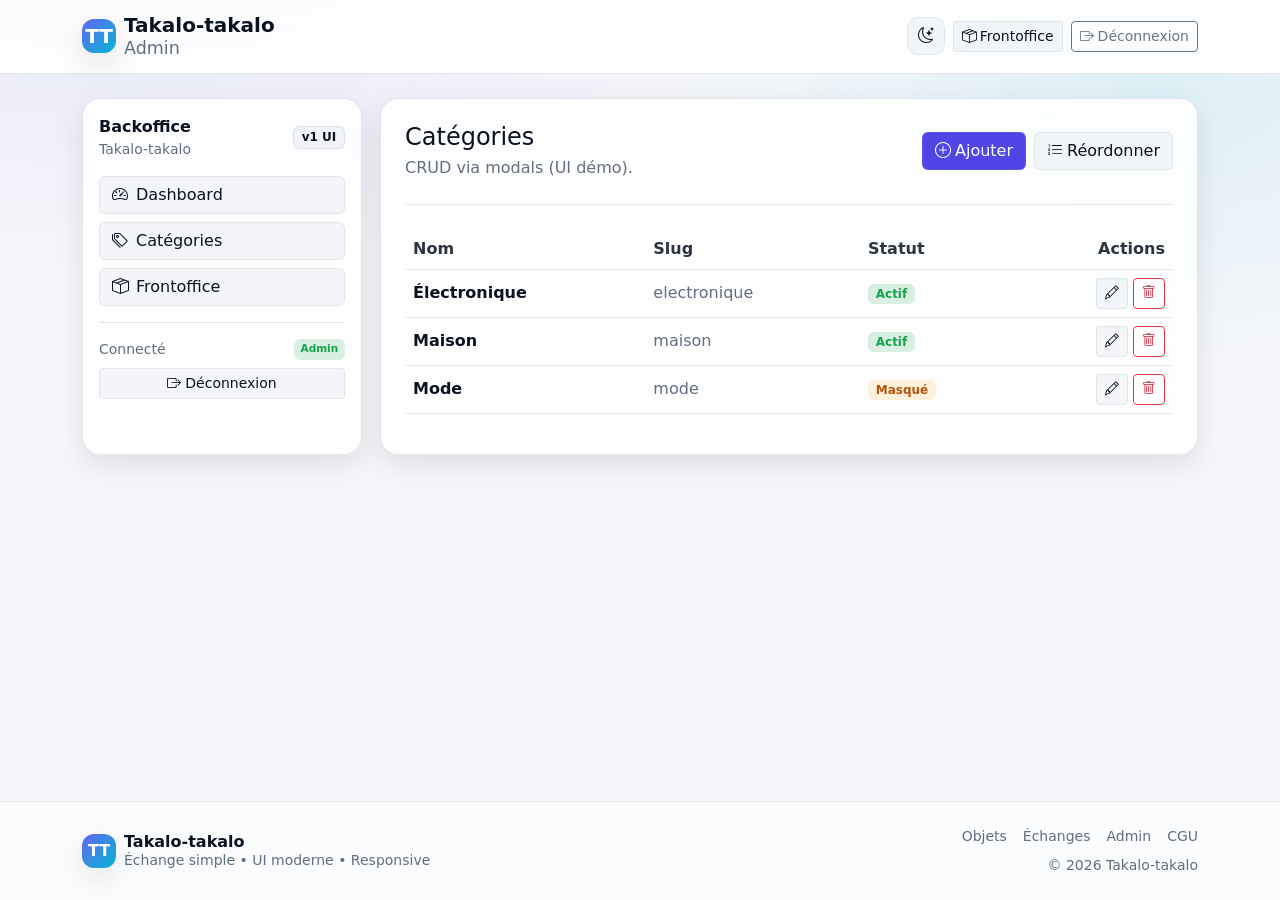
<file: takalo-ui-themed/admin/categories.html>
<!doctype html>
<html lang="fr" data-theme="dark">
<head>
  <meta charset="utf-8">
  <meta name="viewport" content="width=device-width, initial-scale=1">
  <title>Admin — Catégories</title>
  <link href="https://cdn.jsdelivr.net/npm/bootstrap@5.3.3/dist/css/bootstrap.min.css" rel="stylesheet">
  <link href="https://cdn.jsdelivr.net/npm/bootstrap-icons@1.11.3/font/bootstrap-icons.min.css" rel="stylesheet">
  <link href="../assets/css/theme.css" rel="stylesheet">
</head>
<body class="tt-page">

  <!-- components/header_admin.html -->
<nav class="navbar tt-navbar sticky-top">
  <div class="container">
    <a class="navbar-brand d-flex align-items-center gap-2" href="../admin/dashboard.html">
      <span class="tt-brand-badge fw-bold">TT</span>
      <div class="d-flex flex-column lh-sm">
        <span class="fw-semibold" style="color:var(--tt-text)">Takalo-takalo</span>
        <span class="text-muted-2 small">Admin</span>
      </div>
    </a>

    <div class="d-flex align-items-center gap-2">
      <button class="btn btn-tt-ghost btn-tt-icon" data-tt-theme-toggle title="Basculer thème">
        <i class="bi bi-sun"></i>
      </button>
      <a class="btn btn-tt-ghost btn-sm" href="../client/index.html"><i class="bi bi-box-seam me-1"></i>Frontoffice</a>
      <a class="btn btn-outline-secondary btn-sm" href="../admin/login.html"><i class="bi bi-box-arrow-right me-1"></i>Déconnexion</a>
    </div>
  </div>
</nav>


  <main class="tt-main">
    <div class="container py-4">
      <div class="admin-shell">
        <!-- components/admin_sidebar.html -->
<aside class="tt-surface p-3">
  <div class="d-flex align-items-center justify-content-between mb-3">
    <div>
      <div class="fw-semibold">Backoffice</div>
      <div class="text-muted-2 small">Takalo-takalo</div>
    </div>
    <span class="badge badge-soft">v1 UI</span>
  </div>

  <div class="d-grid gap-2">
    <a class="btn btn-tt-ghost text-start" href="../admin/dashboard.html"><i class="bi bi-speedometer2 me-2"></i>Dashboard</a>
    <a class="btn btn-tt-ghost text-start" href="../admin/categories.html"><i class="bi bi-tags me-2"></i>Catégories</a>
    <a class="btn btn-tt-ghost text-start" href="../client/index.html"><i class="bi bi-box-seam me-2"></i>Frontoffice</a>
  </div>

  <hr class="tt-divider my-3">

  <div class="small text-muted-2">
    <div class="d-flex justify-content-between">
      <span>Connecté</span><span class="badge badge-soft-success">Admin</span>
    </div>
    <button class="btn btn-sm btn-tt-ghost w-100 mt-2" data-tt-action="logout">
      <i class="bi bi-box-arrow-right me-1"></i>Déconnexion
    </button>
  </div>
</aside>

        <section class="tt-surface p-3 p-md-4">
          <div class="d-flex flex-column flex-md-row justify-content-between align-items-md-center gap-3">
            <div>
              <h1 class="h4 mb-1">Catégories</h1>
              <div class="text-muted-2">CRUD via modals (UI démo).</div>
            </div>
            <div class="d-flex gap-2">
              <button class="btn btn-tt-primary" data-bs-toggle="modal" data-bs-target="#modalCategoryForm">
                <i class="bi bi-plus-circle me-1"></i>Ajouter
              </button>
              <button class="btn btn-tt-ghost" data-tt-action="reorder"><i class="bi bi-list-ol me-1"></i>Réordonner</button>
            </div>
          </div>

          <hr class="tt-divider my-4">

          <div class="table-responsive">
            <table class="table align-middle">
              <thead>
                <tr>
                  <th>Nom</th>
                  <th>Slug</th>
                  <th>Statut</th>
                  <th class="text-end">Actions</th>
                </tr>
              </thead>
              <tbody>
                <tr>
                  <td class="fw-semibold">Électronique</td>
                  <td class="text-muted-2">electronique</td>
                  <td><span class="badge badge-soft-success">Actif</span></td>
                  <td class="text-end">
                    <button class="btn btn-sm btn-tt-ghost" data-bs-toggle="modal" data-bs-target="#modalCategoryForm"><i class="bi bi-pencil"></i></button>
                    <button class="btn btn-sm btn-outline-danger" data-bs-toggle="modal" data-bs-target="#modalConfirmDelete"><i class="bi bi-trash"></i></button>
                  </td>
                </tr>
                <tr>
                  <td class="fw-semibold">Maison</td>
                  <td class="text-muted-2">maison</td>
                  <td><span class="badge badge-soft-success">Actif</span></td>
                  <td class="text-end">
                    <button class="btn btn-sm btn-tt-ghost" data-bs-toggle="modal" data-bs-target="#modalCategoryForm"><i class="bi bi-pencil"></i></button>
                    <button class="btn btn-sm btn-outline-danger" data-bs-toggle="modal" data-bs-target="#modalConfirmDelete"><i class="bi bi-trash"></i></button>
                  </td>
                </tr>
                <tr>
                  <td class="fw-semibold">Mode</td>
                  <td class="text-muted-2">mode</td>
                  <td><span class="badge badge-soft-warning">Masqué</span></td>
                  <td class="text-end">
                    <button class="btn btn-sm btn-tt-ghost" data-bs-toggle="modal" data-bs-target="#modalCategoryForm"><i class="bi bi-pencil"></i></button>
                    <button class="btn btn-sm btn-outline-danger" data-bs-toggle="modal" data-bs-target="#modalConfirmDelete"><i class="bi bi-trash"></i></button>
                  </td>
                </tr>
              </tbody>
            </table>
          </div>
        </section>
      </div>
    </div>
  </main>

  <div class="modal fade" id="modalCategoryForm" tabindex="-1" aria-hidden="true">
    <div class="modal-dialog modal-dialog-centered">
      <div class="modal-content tt-card">
        <div class="modal-header border-0">
          <h5 class="modal-title">Ajouter / Éditer une catégorie</h5>
          <button class="btn-close" data-bs-dismiss="modal" aria-label="Close"></button>
        </div>
        <form class="modal-body needs-validation" novalidate>
          <div class="mb-3">
            <label class="form-label">Nom</label>
            <input class="form-control" required placeholder="Ex: Électronique">
            <div class="invalid-feedback">Nom requis.</div>
          </div>
          <div class="mb-3">
            <label class="form-label">Slug</label>
            <input class="form-control" required pattern="^[a-z0-9-]+$" placeholder="electronique">
            <div class="invalid-feedback">Slug invalide (a-z, 0-9, tirets).</div>
          </div>
          <div class="mb-3">
            <label class="form-label">Statut</label>
            <select class="form-select">
              <option>Actif</option>
              <option>Masqué</option>
            </select>
          </div>
          <button class="btn btn-tt-primary w-100">Enregistrer (simulé)</button>
        </form>
      </div>
    </div>
  </div>

  <!-- components/footer.html -->
<footer class="tt-footer mt-4">
  <div class="container py-4">
    <div class="row g-3 align-items-center">
      <div class="col-md-6">
        <div class="d-flex align-items-center gap-2">
          <span class="tt-brand-badge fw-bold">TT</span>
          <div class="lh-sm">
            <div class="fw-semibold" style="color:var(--tt-text)">Takalo-takalo</div>
            <div class="text-muted-2 small">Échange simple • UI moderne • Responsive</div>
          </div>
        </div>
      </div>

      <div class="col-md-6 text-md-end">
        <div class="d-flex gap-3 justify-content-md-end flex-wrap">
          <a href="../client/index.html" class="text-muted-2 small">Objets</a>
          <a href="../client/offers.html" class="text-muted-2 small">Échanges</a>
          <a href="../admin/login.html" class="text-muted-2 small">Admin</a>
          <a href="#" class="text-muted-2 small" onclick="toast('Lien CGU (démo)', 'info')">CGU</a>
        </div>
        <div class="text-muted-2 small mt-2">© <span id="year"></span> Takalo-takalo</div>
      </div>
    </div>
  </div>
</footer>
<script>document.getElementById('year') && (document.getElementById('year').textContent = new Date().getFullYear());</script>

<div class="toast-container position-fixed bottom-0 end-0 p-3" id="ttToastContainer"></div>
<!-- components/modals.html -->
<div class="modal fade" id="modalQuickPost" tabindex="-1" aria-hidden="true">
  <div class="modal-dialog modal-dialog-centered">
    <div class="modal-content tt-card">
      <div class="modal-header border-0">
        <h5 class="modal-title">Ajouter un objet (démo)</h5>
        <button class="btn-close" data-bs-dismiss="modal" aria-label="Close"></button>
      </div>
      <form class="modal-body needs-validation" novalidate>
        <div class="mb-3">
          <label class="form-label">Titre</label>
          <input class="form-control" required placeholder="Ex: Casque audio">
          <div class="invalid-feedback">Titre requis.</div>
        </div>
        <div class="mb-3">
          <label class="form-label">Valeur estimée</label>
          <input type="number" class="form-control" required min="1" placeholder="Ex: 120000">
          <div class="invalid-feedback">Valeur invalide.</div>
        </div>
        <div class="mb-3">
          <label class="form-label">Catégorie</label>
          <select class="form-select" required>
            <option value="">Choisir…</option>
            <option>Électronique</option>
            <option>Maison</option>
            <option>Mode</option>
            <option>Loisirs</option>
          </select>
          <div class="invalid-feedback">Catégorie requise.</div>
        </div>
        <button class="btn btn-tt-primary w-100">Enregistrer (simulé)</button>
      </form>
    </div>
  </div>
</div>

<div class="modal fade" id="modalConfirmDelete" tabindex="-1" aria-hidden="true">
  <div class="modal-dialog modal-dialog-centered">
    <div class="modal-content tt-card">
      <div class="modal-header border-0">
        <h5 class="modal-title">Confirmer la suppression</h5>
        <button class="btn-close" data-bs-dismiss="modal" aria-label="Close"></button>
      </div>
      <div class="modal-body">
        <div class="tt-empty">
          <div class="icon"><i class="bi bi-exclamation-triangle"></i></div>
          <div class="fw-semibold mt-2">Cette action est irréversible.</div>
          <div class="text-muted-2 small mt-1">Suppression simulée (pas de backend).</div>
        </div>
      </div>
      <div class="modal-footer border-0">
        <button class="btn btn-tt-ghost" data-bs-dismiss="modal">Annuler</button>
        <button class="btn btn-danger" data-tt-action="delete-confirm">Supprimer</button>
      </div>
    </div>
  </div>
</div>


  <script src="https://cdn.jsdelivr.net/npm/bootstrap@5.3.3/dist/js/bootstrap.bundle.min.js"></script>
  <script src="../assets/js/app.js"></script>
</body>
</html>
</file>
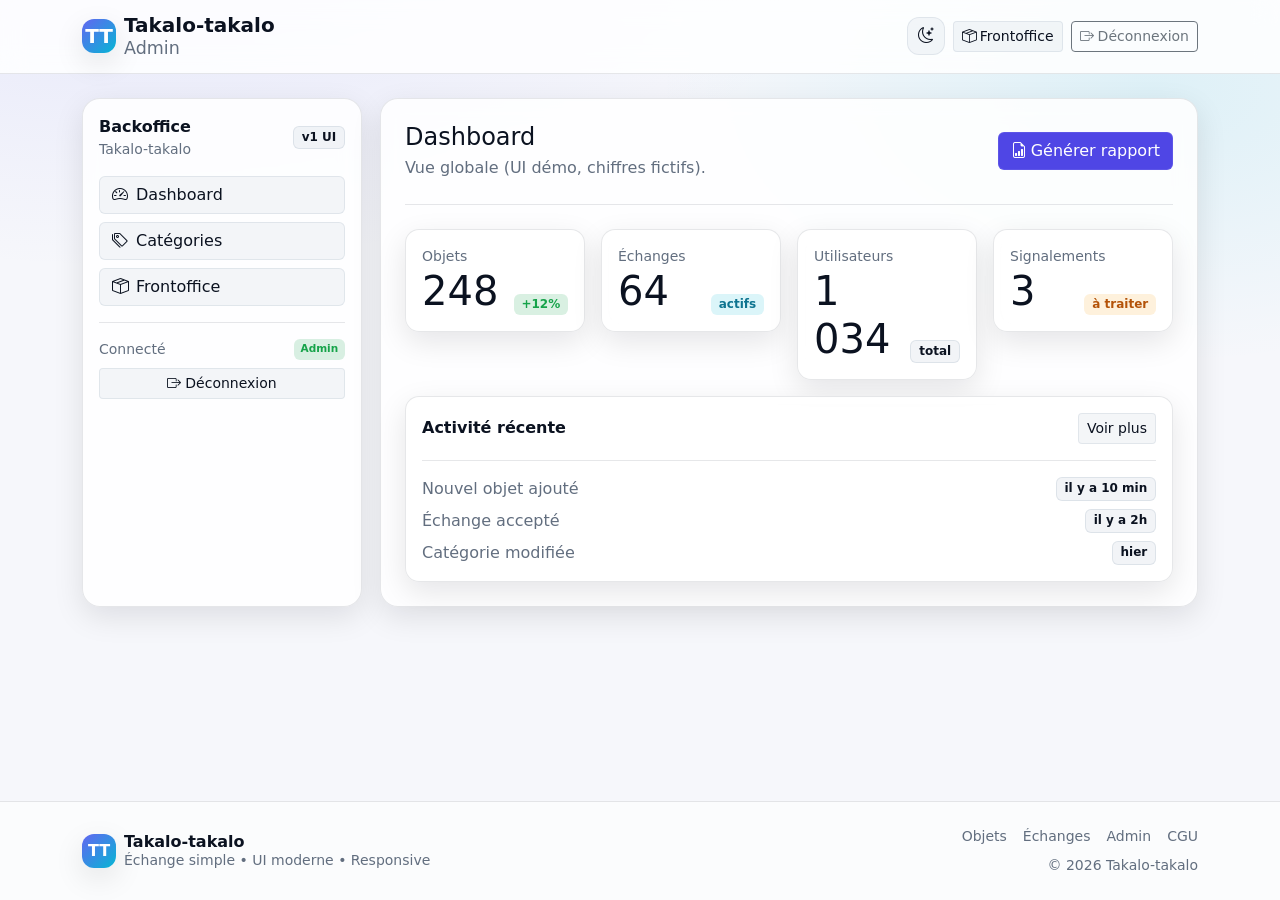
<file: takalo-ui-themed/admin/dashboard.html>
<!doctype html>
<html lang="fr" data-theme="dark">
<head>
  <meta charset="utf-8">
  <meta name="viewport" content="width=device-width, initial-scale=1">
  <title>Admin — Dashboard</title>
  <link href="https://cdn.jsdelivr.net/npm/bootstrap@5.3.3/dist/css/bootstrap.min.css" rel="stylesheet">
  <link href="https://cdn.jsdelivr.net/npm/bootstrap-icons@1.11.3/font/bootstrap-icons.min.css" rel="stylesheet">
  <link href="../assets/css/theme.css" rel="stylesheet">
</head>
<body class="tt-page">

  <!-- components/header_admin.html -->
<nav class="navbar tt-navbar sticky-top">
  <div class="container">
    <a class="navbar-brand d-flex align-items-center gap-2" href="../admin/dashboard.html">
      <span class="tt-brand-badge fw-bold">TT</span>
      <div class="d-flex flex-column lh-sm">
        <span class="fw-semibold" style="color:var(--tt-text)">Takalo-takalo</span>
        <span class="text-muted-2 small">Admin</span>
      </div>
    </a>

    <div class="d-flex align-items-center gap-2">
      <button class="btn btn-tt-ghost btn-tt-icon" data-tt-theme-toggle title="Basculer thème">
        <i class="bi bi-sun"></i>
      </button>
      <a class="btn btn-tt-ghost btn-sm" href="../client/index.html"><i class="bi bi-box-seam me-1"></i>Frontoffice</a>
      <a class="btn btn-outline-secondary btn-sm" href="../admin/login.html"><i class="bi bi-box-arrow-right me-1"></i>Déconnexion</a>
    </div>
  </div>
</nav>


  <main class="tt-main">
    <div class="container py-4">
      <div class="admin-shell">
        <!-- components/admin_sidebar.html -->
<aside class="tt-surface p-3">
  <div class="d-flex align-items-center justify-content-between mb-3">
    <div>
      <div class="fw-semibold">Backoffice</div>
      <div class="text-muted-2 small">Takalo-takalo</div>
    </div>
    <span class="badge badge-soft">v1 UI</span>
  </div>

  <div class="d-grid gap-2">
    <a class="btn btn-tt-ghost text-start" href="../admin/dashboard.html"><i class="bi bi-speedometer2 me-2"></i>Dashboard</a>
    <a class="btn btn-tt-ghost text-start" href="../admin/categories.html"><i class="bi bi-tags me-2"></i>Catégories</a>
    <a class="btn btn-tt-ghost text-start" href="../client/index.html"><i class="bi bi-box-seam me-2"></i>Frontoffice</a>
  </div>

  <hr class="tt-divider my-3">

  <div class="small text-muted-2">
    <div class="d-flex justify-content-between">
      <span>Connecté</span><span class="badge badge-soft-success">Admin</span>
    </div>
    <button class="btn btn-sm btn-tt-ghost w-100 mt-2" data-tt-action="logout">
      <i class="bi bi-box-arrow-right me-1"></i>Déconnexion
    </button>
  </div>
</aside>

        <section class="tt-surface p-3 p-md-4">
          <div class="d-flex flex-column flex-md-row justify-content-between align-items-md-center gap-3">
            <div>
              <h1 class="h4 mb-1">Dashboard</h1>
              <div class="text-muted-2">Vue globale (UI démo, chiffres fictifs).</div>
            </div>
            <button class="btn btn-tt-primary" data-tt-action="generate-report">
              <i class="bi bi-file-earmark-bar-graph me-1"></i>Générer rapport
            </button>
          </div>

          <hr class="tt-divider my-4">

          <div class="row g-3">
            <div class="col-md-6 col-xl-3">
              <div class="tt-card p-3">
                <div class="text-muted-2 small">Objets</div>
                <div class="d-flex align-items-end justify-content-between">
                  <div class="display-6 mb-0">248</div>
                  <span class="badge badge-soft-success">+12%</span>
                </div>
              </div>
            </div>
            <div class="col-md-6 col-xl-3">
              <div class="tt-card p-3">
                <div class="text-muted-2 small">Échanges</div>
                <div class="d-flex align-items-end justify-content-between">
                  <div class="display-6 mb-0">64</div>
                  <span class="badge badge-soft-info">actifs</span>
                </div>
              </div>
            </div>
            <div class="col-md-6 col-xl-3">
              <div class="tt-card p-3">
                <div class="text-muted-2 small">Utilisateurs</div>
                <div class="d-flex align-items-end justify-content-between">
                  <div class="display-6 mb-0">1 034</div>
                  <span class="badge badge-soft">total</span>
                </div>
              </div>
            </div>
            <div class="col-md-6 col-xl-3">
              <div class="tt-card p-3">
                <div class="text-muted-2 small">Signalements</div>
                <div class="d-flex align-items-end justify-content-between">
                  <div class="display-6 mb-0">3</div>
                  <span class="badge badge-soft-warning">à traiter</span>
                </div>
              </div>
            </div>
          </div>

          <div class="tt-card p-3 mt-3">
            <div class="d-flex justify-content-between align-items-center">
              <div class="fw-semibold">Activité récente</div>
              <button class="btn btn-sm btn-tt-ghost" data-tt-action="see-more">Voir plus</button>
            </div>
            <hr class="tt-divider my-3">
            <div class="d-flex flex-column gap-2">
              <div class="d-flex justify-content-between">
                <span class="text-muted-2">Nouvel objet ajouté</span>
                <span class="badge badge-soft">il y a 10 min</span>
              </div>
              <div class="d-flex justify-content-between">
                <span class="text-muted-2">Échange accepté</span>
                <span class="badge badge-soft">il y a 2h</span>
              </div>
              <div class="d-flex justify-content-between">
                <span class="text-muted-2">Catégorie modifiée</span>
                <span class="badge badge-soft">hier</span>
              </div>
            </div>
          </div>
        </section>
      </div>
    </div>
  </main>

  <!-- components/footer.html -->
<footer class="tt-footer mt-4">
  <div class="container py-4">
    <div class="row g-3 align-items-center">
      <div class="col-md-6">
        <div class="d-flex align-items-center gap-2">
          <span class="tt-brand-badge fw-bold">TT</span>
          <div class="lh-sm">
            <div class="fw-semibold" style="color:var(--tt-text)">Takalo-takalo</div>
            <div class="text-muted-2 small">Échange simple • UI moderne • Responsive</div>
          </div>
        </div>
      </div>

      <div class="col-md-6 text-md-end">
        <div class="d-flex gap-3 justify-content-md-end flex-wrap">
          <a href="../client/index.html" class="text-muted-2 small">Objets</a>
          <a href="../client/offers.html" class="text-muted-2 small">Échanges</a>
          <a href="../admin/login.html" class="text-muted-2 small">Admin</a>
          <a href="#" class="text-muted-2 small" onclick="toast('Lien CGU (démo)', 'info')">CGU</a>
        </div>
        <div class="text-muted-2 small mt-2">© <span id="year"></span> Takalo-takalo</div>
      </div>
    </div>
  </div>
</footer>
<script>document.getElementById('year') && (document.getElementById('year').textContent = new Date().getFullYear());</script>

<div class="toast-container position-fixed bottom-0 end-0 p-3" id="ttToastContainer"></div>

  <script src="https://cdn.jsdelivr.net/npm/bootstrap@5.3.3/dist/js/bootstrap.bundle.min.js"></script>
  <script src="../assets/js/app.js"></script>
</body>
</html>
</file>
<file: takalo-ui-themed/assets/css/theme.css>
/* Takalo-takalo — Theme System (Bootstrap 5 friendly)
   Usage: <html data-theme="dark"> or <html data-theme="light">
*/

/* Defaults (dark) */
:root,
:root[data-theme="dark"]{
  --tt-bg: #070b14;
  --tt-bg-2: #0b1220;
  --tt-surface: rgba(17,26,46,.70);
  --tt-card: rgba(15,23,42,.70);
  --tt-border: rgba(148,163,184,.18);

  --tt-text: #e5e7eb;
  --tt-text-2: rgba(229,231,235,.88);
  --tt-muted: #94a3b8;

  --tt-primary: #4f46e5;   /* indigo */
  --tt-primary-2: #6366f1;
  --tt-success: #16a34a;
  --tt-warning: #f59e0b;
  --tt-danger:  #ef4444;
  --tt-info:    #06b6d4;

  --tt-radius: 18px;
  --tt-shadow: 0 18px 50px rgba(0,0,0,.35);
  --tt-shadow-soft: 0 10px 30px rgba(0,0,0,.22);

  --tt-focus: 0 0 0 .25rem rgba(99,102,241,.25);

  --tt-hero-1: rgba(99,102,241,.22);
  --tt-hero-2: rgba(6,182,212,.14);
}

/* Light theme overrides */
:root[data-theme="light"]{
  --tt-bg: #f6f7fb;
  --tt-bg-2: #ffffff;
  --tt-surface: rgba(255,255,255,.86);
  --tt-card: rgba(255,255,255,.92);
  --tt-border: rgba(15,23,42,.10);

  --tt-text: #0b1220;
  --tt-text-2: rgba(11,18,32,.86);
  --tt-muted: rgba(71,85,105,.85);

  --tt-shadow: 0 18px 50px rgba(2,6,23,.12);
  --tt-shadow-soft: 0 10px 30px rgba(2,6,23,.10);

  --tt-focus: 0 0 0 .25rem rgba(99,102,241,.18);

  --tt-hero-1: rgba(99,102,241,.12);
  --tt-hero-2: rgba(6,182,212,.10);
}

/* Base */
html, body { height: 100%; }
body{
  background:
    radial-gradient(1200px 600px at 10% -10%, var(--tt-hero-1), transparent 60%),
    radial-gradient(900px 500px at 90% 10%, var(--tt-hero-2), transparent 55%),
    var(--tt-bg);
  color: var(--tt-text);
}
a { text-decoration: none; }
.text-muted-2{ color: var(--tt-muted) !important; }
.container-narrow{ max-width: 980px; }

.tt-surface{
  background: var(--tt-surface);
  border: 1px solid var(--tt-border);
  border-radius: var(--tt-radius);
  box-shadow: var(--tt-shadow-soft);
  backdrop-filter: blur(10px);
}
.tt-card{
  background: var(--tt-card);
  border: 1px solid var(--tt-border);
  border-radius: calc(var(--tt-radius) - 4px);
  box-shadow: var(--tt-shadow-soft);
  backdrop-filter: blur(10px);
}
.tt-chip{
  display:inline-flex;
  align-items:center;
  gap:.4rem;
  padding:.35rem .6rem;
  border-radius: 999px;
  background: rgba(148,163,184,.12);
  border: 1px solid rgba(148,163,184,.18);
  color: var(--tt-text);
  font-size: .85rem;
}

/* Buttons */
.btn-tt-primary{
  --bs-btn-bg: var(--tt-primary);
  --bs-btn-border-color: rgba(255,255,255,.08);
  --bs-btn-hover-bg: var(--tt-primary-2);
  --bs-btn-hover-border-color: rgba(255,255,255,.10);
  --bs-btn-color: #fff;
  --bs-btn-hover-color: #fff;
  --bs-btn-focus-shadow-rgb: 99,102,241;
}
.btn-tt-ghost{
  --bs-btn-color: var(--tt-text);
  --bs-btn-bg: rgba(148,163,184,.10);
  --bs-btn-border-color: rgba(148,163,184,.20);
  --bs-btn-hover-bg: rgba(148,163,184,.16);
  --bs-btn-hover-border-color: rgba(148,163,184,.24);
  --bs-btn-hover-color: var(--tt-text);
}
.btn-tt-icon{
  width: 38px;
  height: 38px;
  display:inline-flex;
  align-items:center;
  justify-content:center;
  border-radius: 12px;
}

/* Inputs */
.form-control, .form-select{
  background: color-mix(in srgb, var(--tt-bg-2) 75%, transparent);
  border-color: color-mix(in srgb, var(--tt-border) 85%, transparent);
  color: var(--tt-text);
}
.form-control:focus, .form-select:focus{
  box-shadow: var(--tt-focus);
  border-color: rgba(99,102,241,.55);
}
.form-control::placeholder{ color: color-mix(in srgb, var(--tt-muted) 75%, transparent); }

/* Navbar / Header */
.tt-navbar{
  background: color-mix(in srgb, var(--tt-card) 92%, transparent);
  border-bottom: 1px solid var(--tt-border);
  backdrop-filter: blur(12px);
}
.tt-brand-badge{
  width: 34px; height: 34px;
  border-radius: 12px;
  display:inline-flex;
  align-items:center;
  justify-content:center;
  background: linear-gradient(135deg, var(--tt-primary-2), var(--tt-info));
  color: #fff;
  box-shadow: var(--tt-shadow-soft);
}
.tt-nav-link{
  color: var(--tt-text-2) !important;
}
.tt-nav-link.active{ color: var(--tt-text) !important; }
.tt-nav-link:hover{ color: var(--tt-text) !important; }

/* Page header (hero) */
.tt-hero{
  border-radius: var(--tt-radius);
  border: 1px solid var(--tt-border);
  background:
    radial-gradient(700px 260px at 15% 0%, var(--tt-hero-1), transparent 55%),
    radial-gradient(640px 260px at 85% 0%, var(--tt-hero-2), transparent 55%),
    var(--tt-card);
  box-shadow: var(--tt-shadow-soft);
}

/* Badges */
.badge-soft{
  border: 1px solid rgba(148,163,184,.22);
  background: rgba(148,163,184,.12);
  color: var(--tt-text);
}
.badge-soft-success{ border-color: rgba(22,163,74,.35); background: rgba(22,163,74,.16); color: #16a34a; }
:root[data-theme="dark"] .badge-soft-success{ color: #bbf7d0; }
.badge-soft-warning{ border-color: rgba(245,158,11,.35); background: rgba(245,158,11,.14); color: #b45309; }
:root[data-theme="dark"] .badge-soft-warning{ color: #fde68a; }
.badge-soft-danger{ border-color: rgba(239,68,68,.35); background: rgba(239,68,68,.14); color: #b91c1c; }
:root[data-theme="dark"] .badge-soft-danger{ color: #fecaca; }
.badge-soft-info{ border-color: rgba(6,182,212,.35); background: rgba(6,182,212,.14); color: #0e7490; }
:root[data-theme="dark"] .badge-soft-info{ color: #cffafe; }

/* Layout helpers */
.tt-page{ min-height: 100%; display:flex; flex-direction:column; }
.tt-main{ flex: 1; }

/* Admin layout */
.admin-shell{ display:grid; grid-template-columns: 280px 1fr; gap: 18px; }
@media (max-width: 992px){ .admin-shell{ grid-template-columns: 1fr; } }

/* Empty state */
.tt-empty{
  text-align:center;
  padding: 40px 22px;
  border-radius: var(--tt-radius);
  border: 1px dashed color-mix(in srgb, var(--tt-border) 85%, transparent);
  background: color-mix(in srgb, var(--tt-card) 40%, transparent);
}
.tt-empty .icon{ font-size: 38px; opacity: .9; }

/* Tables */
.table{
  --bs-table-bg: transparent;
  --bs-table-color: var(--tt-text);
  --bs-table-border-color: color-mix(in srgb, var(--tt-border) 75%, transparent);
}
.table thead th{
  color: var(--tt-text-2);
  border-bottom-color: color-mix(in srgb, var(--tt-border) 85%, transparent) !important;
}

/* Images */
.tt-thumb{
  width: 100%;
  aspect-ratio: 4 / 3;
  object-fit: cover;
  border-radius: 14px;
  border: 1px solid color-mix(in srgb, var(--tt-border) 85%, transparent);
}

/* Footer */
.tt-footer{
  border-top: 1px solid var(--tt-border);
  background: color-mix(in srgb, var(--tt-card) 70%, transparent);
}
.tt-footer a{ color: var(--tt-text-2); }
.tt-footer a:hover{ color: var(--tt-text); }

/* Small utility */
.tt-divider{ border-top: 1px solid var(--tt-border); opacity: 1; }
</file>
